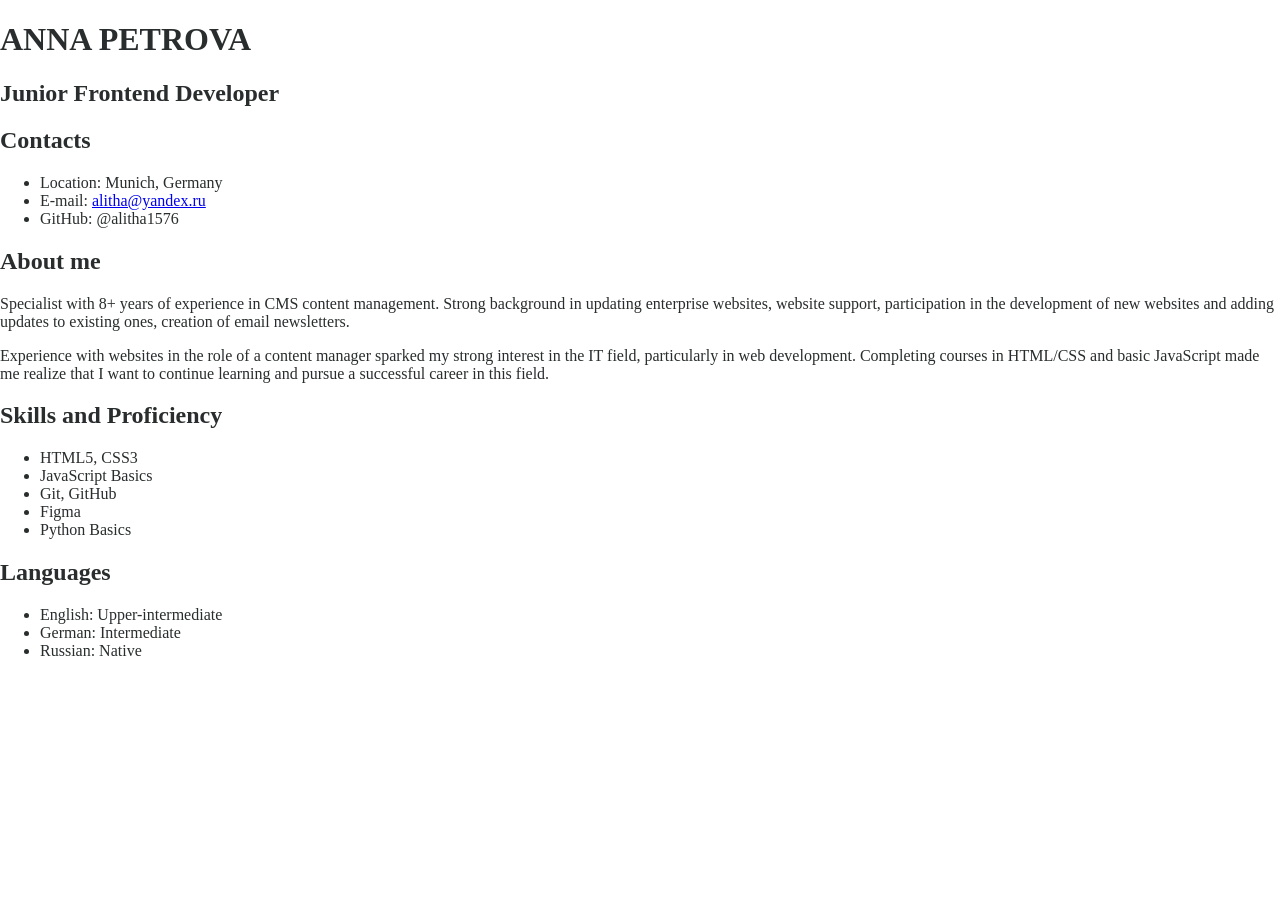
<file: index.html>
<!DOCTYPE html>
<html lang="en">

<head>
    <meta charset="UTF-8">
    <meta name="viewport" content="width=device-width, initial-scale=1.0">
    <title>CV</title>
    <link rel="stylesheet" href="style.css">
</head>

<body>
    <div>
        <h1>ANNA PETROVA</h1>
        <h2>Junior Frontend Developer</h2>
        <h2>Contacts</h2>
        <ul>
            <li>Location: Munich, Germany</li>
            <li>E-mail: <a href="mailto:alitha@yandex.ru">alitha@yandex.ru</a></li>
            <li>GitHub: @alitha1576</li>
        </ul>
    </div>
    <h2>About me</h2>
    <p>Specialist with 8+ years of experience in CMS content management. Strong background in updating
        enterprise websites, website support, participation in the development of new websites and
        adding updates to existing ones, creation of email newsletters.</p>
    <p>Experience with websites in the role of a content manager sparked my strong interest in the IT
        field, particularly in web development. Completing courses in HTML/CSS and basic JavaScript made
        me realize that I want to continue learning and pursue a successful career in this field.</p>
    <h2>Skills and Proficiency</h2>
    <ul>
        <li>HTML5, CSS3</li>
        <li>JavaScript Basics</li>
        <li>Git, GitHub</li>
        <li>Figma</li>
        <li>Python Basics</li>
    </ul>
    <h2>Languages</h2>
    <ul>
        <li>English: Upper-intermediate</li>
        <li>German: Intermediate</li>
        <li>Russian: Native</li>
    </ul>
</body>

</html>
</file>
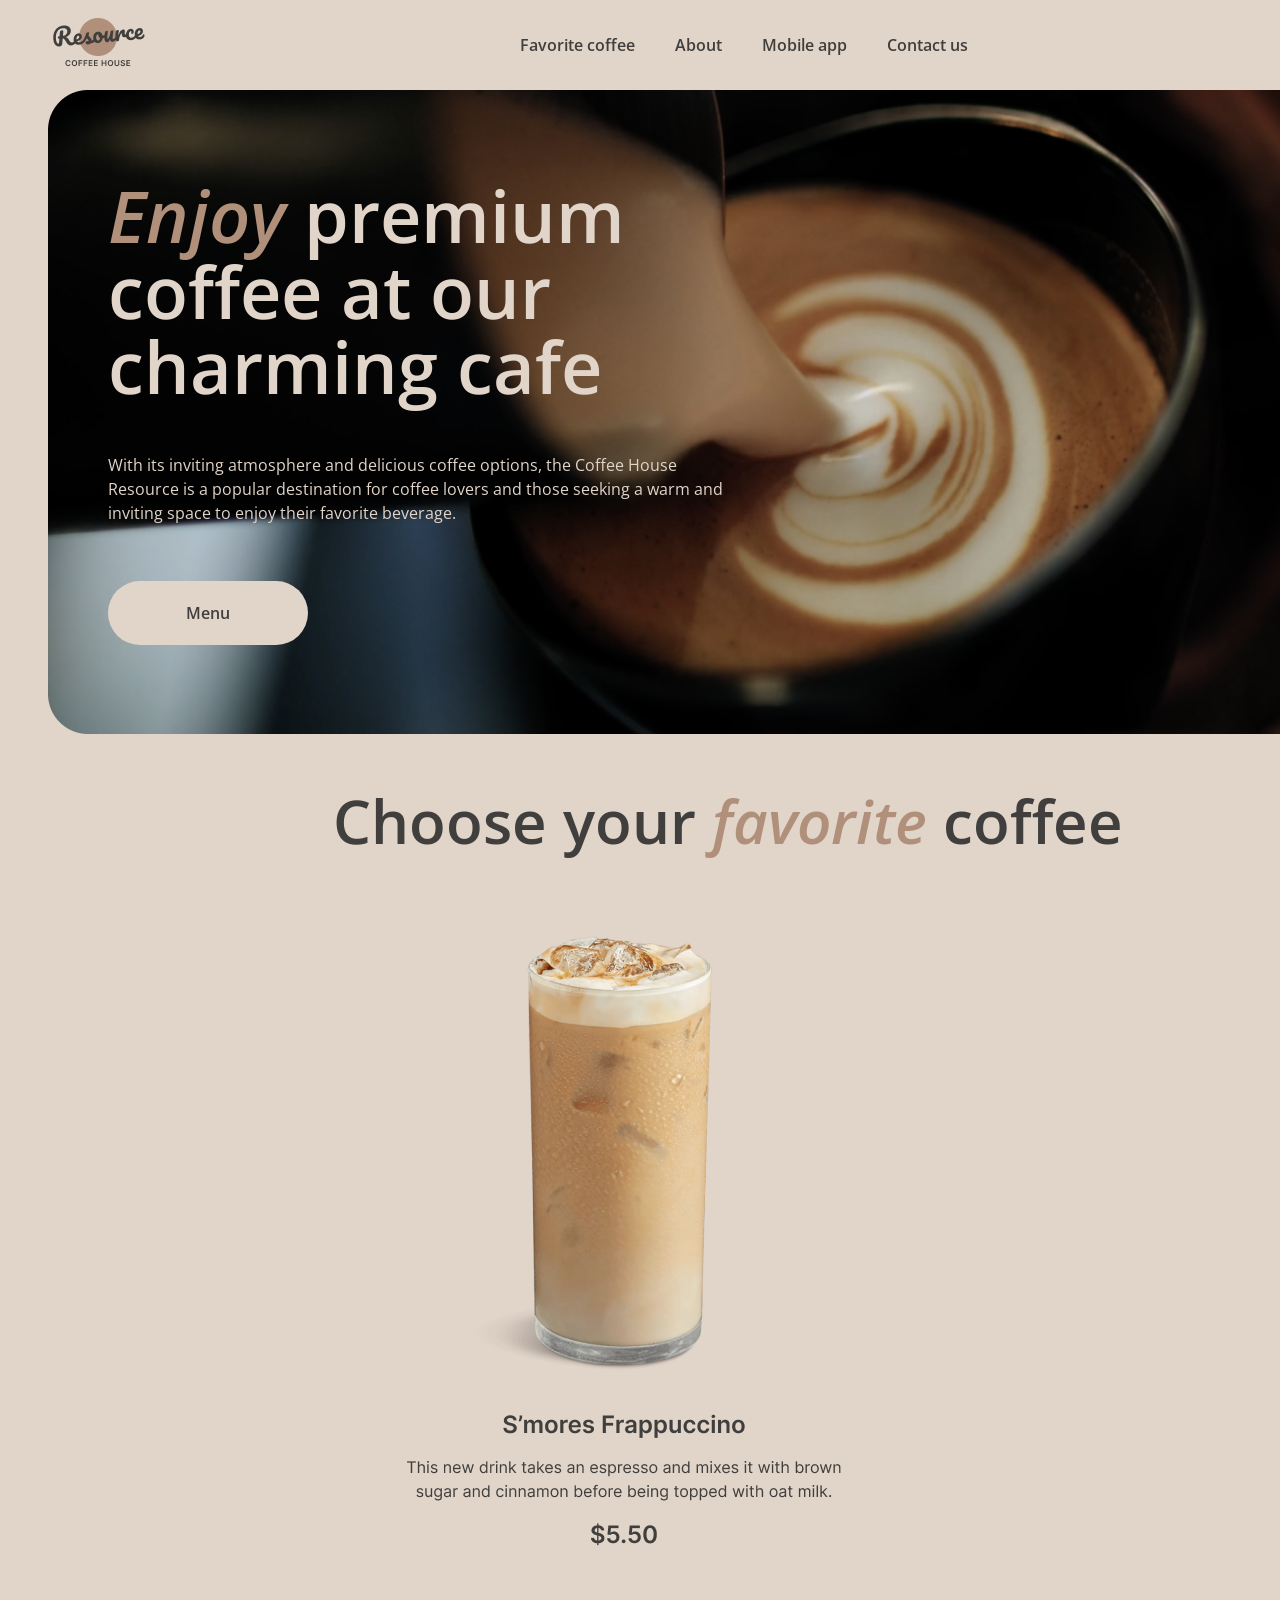
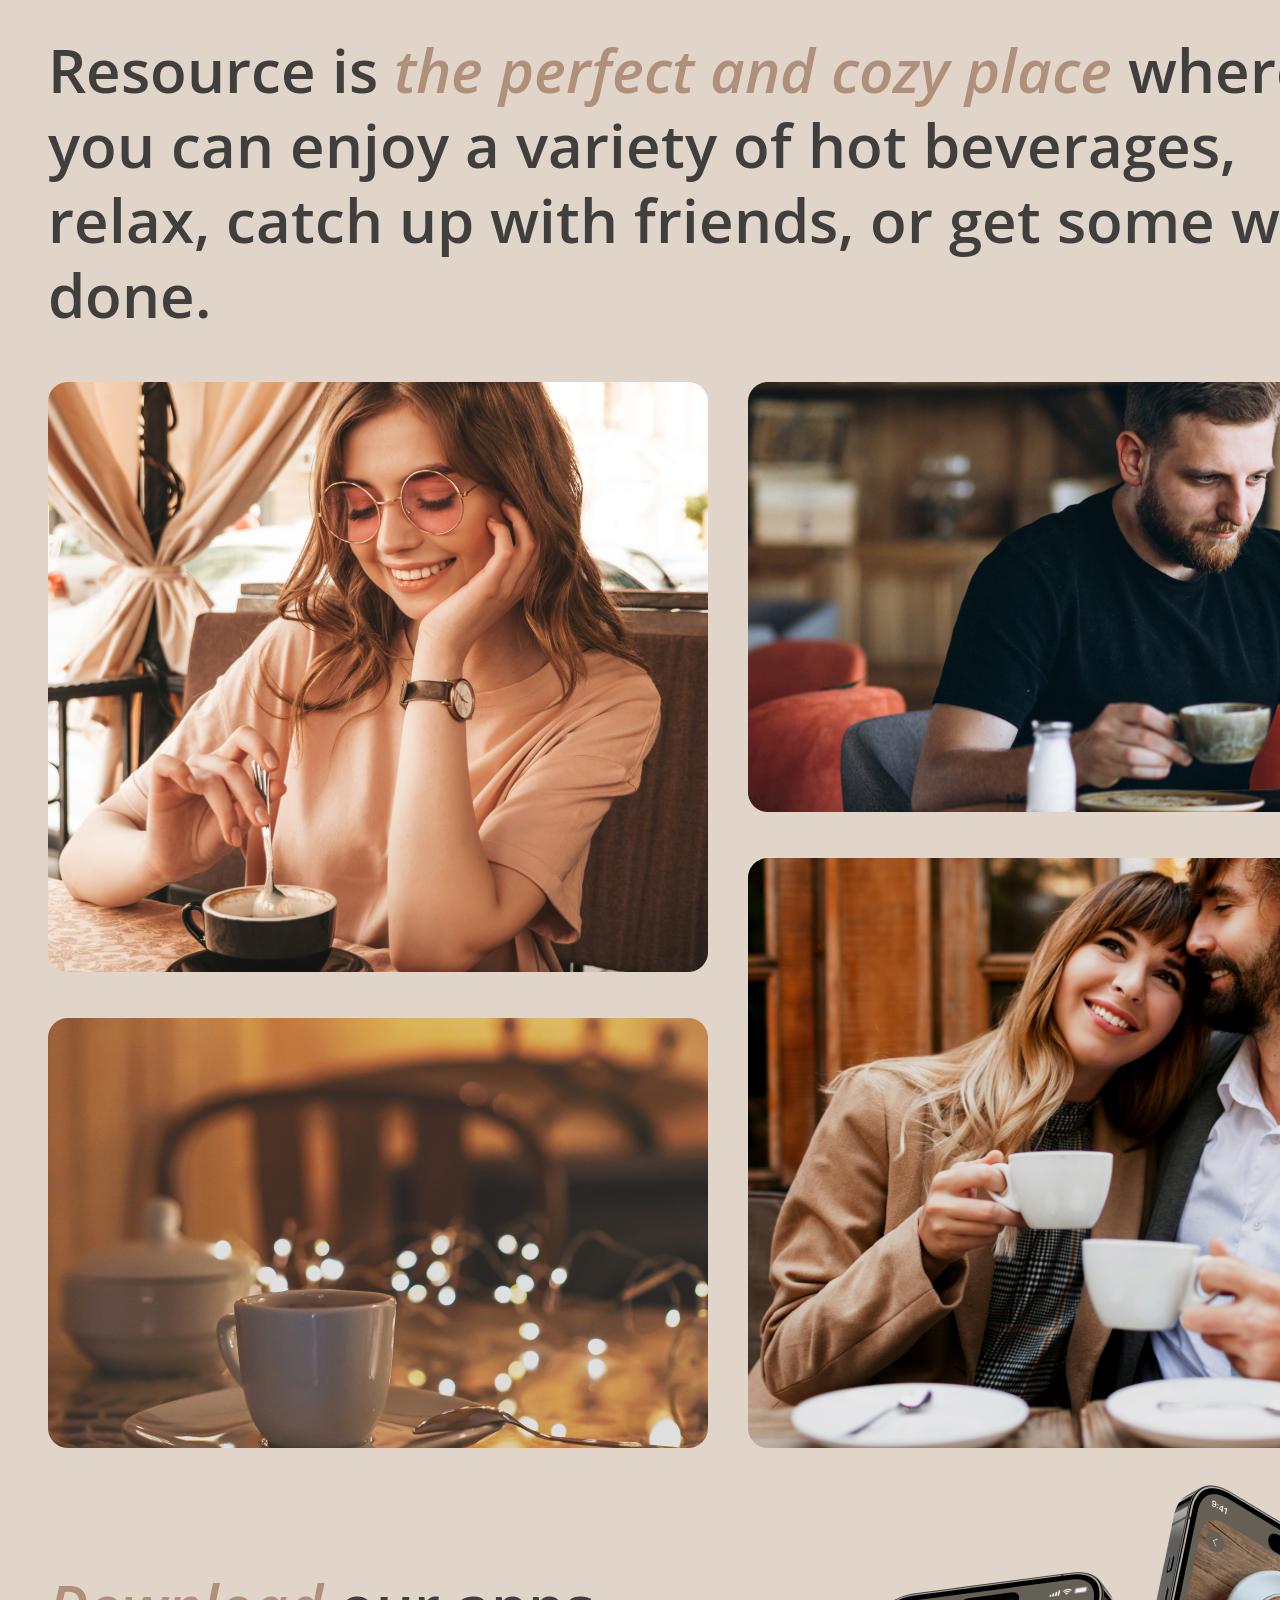
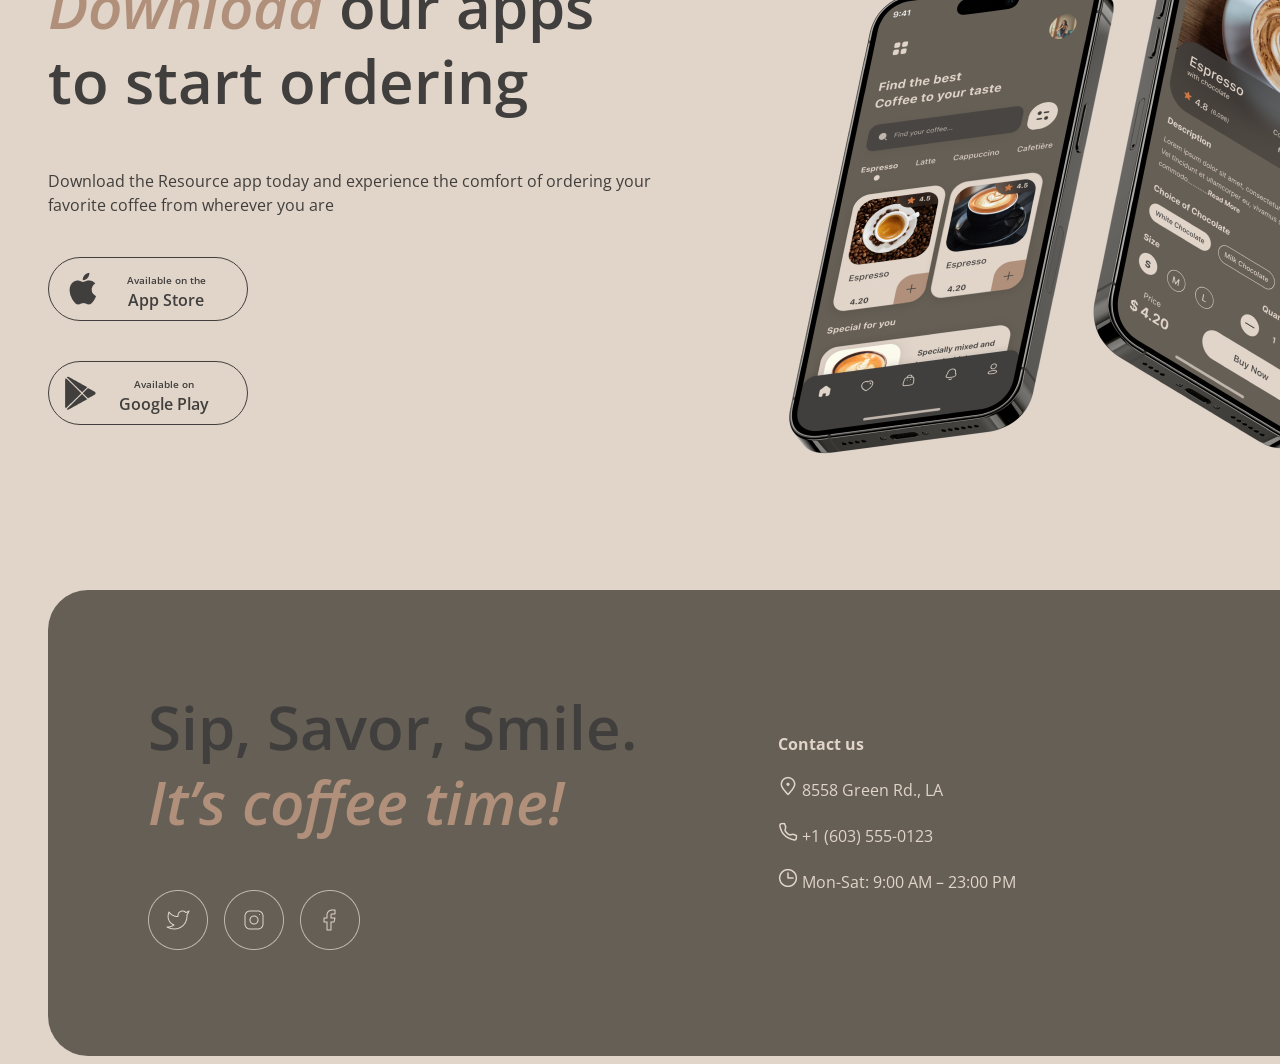
<file: coffee-house/index.html>
<!DOCTYPE html>
<html lang="en">

<head>
    <meta charset="utf-8">
    <title>Coffee House</title>
    <link rel="stylesheet" href="style.css">
    <meta name="viewport" content="width=device-width, initial-scale=1.0">
    <link rel="preconnect" href="https://fonts.googleapis.com">
    <link rel="preconnect" href="https://fonts.gstatic.com" crossorigin>
    <link href="https://fonts.googleapis.com/css2?family=Inter:wght@400;600&family=Open+Sans:wght@300&display=swap"
        rel="stylesheet">
</head>

<body>
    <header>
        <nav class="fixed-wrapper">
            <div class="menu">
                <div>
                    <a href="index.html"><img class="site-logo" src="images/logo.png" alt="site logo"></a>
                </div>
                <div>
                    <ul class="menu-item">
                        <li class="menu-text"><a href="#fav-coffee">Favorite coffee</a></li>
                        <li class="menu-text"><a href="#about">About</a></li>
                        <li class="menu-text"><a href="#mobile-app">Mobile app</a></li>
                        <li class="menu-text"><a href="#contacts">Contact us</a></li>
                    </ul>
                </div>
                <div>
                    <span class="menu-text"><a href="menu.html">Menu</a> <img src="images/coffee-cup.png"
                            alt="menu logo"></span>
                </div>
            </div>
        </nav>
    </header>
    <main>
        <div class="offer">
            <div class="offer-text">
                <h1 id="enjoy">
                    <span class="italic">Enjoy</span> premium coffee at our charming cafe
                </h1>
                <p>With its inviting atmosphere and delicious coffee options, the Coffee House Resource is a popular
                    destination for coffee lovers and those seeking a warm and inviting space to enjoy their favorite
                    beverage.</p>
                <a href="menu.html" class="button menu-button">Menu</a>
            </div>
        </div>
        <section class="favorite">
            <h2 id="fav-coffee">Choose your <span class="italic">favorite</span> coffee</h2>
            <div class="slider">
                <img src="images/row-slider.png" alt="frappuccino">
                <img src="images/row-slider-2.png" alt="mocciatto">
                <img src="images/row-slider-3.png" alt="ice coffee">
            </div>
        </section>
        <section>
            <h2 id="about">Resource is <span class="italic">the perfect and cozy place</span> where you can enjoy a
                variety of hot beverages, relax, catch up with friends, or get some work done.</h2>
            <div class="column">
                <div class="column-1">
                    <img src="images/box.png" alt="sitting woman">
                    <img src="images/box-2.png" alt="coffee cup">
                </div>
                <div class="column-2">
                    <img src="images/box-3.png" alt="sitting man">
                    <img src="images/box-4.png" alt="sitting couple">
                </div>
            </div>
        </section>
        <section>
            <div class="mobile">
                <div class="mobile-text">
                    <h2 id="mobile-app"><span class="italic">Download</span> our apps<br> to start ordering</h2>
                    <p>Download the Resource app today and experience the comfort of ordering your<br> favorite coffee
                        from wherever you are</p>
                    <div class="inline">
                        <a href="#" class="button download-button"><img src="images/apple.png" alt="apple store"><span
                                class="download-button-text"><span class="caption">Available on the</span><br> App
                                Store</span></a>
                        <a href="#" class="button download-button"><img src="images/google.png" alt="google play"><span
                                class="download-button-text"><span class="caption">Available on</span><br> Google
                                Play</span></a>
                    </div>
                </div>
                <div class="mobile-img">
                    <img src="images/mobile-screens.png" alt="phone">
                </div>
            </div>
        </section>
    </main>
    <footer>
        <section>
            <div class="footer">
                <div class="footer-offer">
                    <h2 id="contacts">Sip, Savor, Smile. <span class="italic">It’s coffee time!</span></h2>
                    <a href="#"><img src="images/button-icon-light-3.png" alt="twitter-icon"></a>
                    <a href="#"><img src="images/button-icon-light.png" alt="instagram-icon"></a>
                    <a href="#"><img src="images/button-icon-light-2.png" alt="facebook-icon"></a>
                </div>
                <div class="footer-contact">
                    <p><b>Contact us</b></p>
                    <p><a href="https://maps.app.goo.gl/qEC7CHAgAFsgy3iv8" target="_blank"><img src="images/pin-alt.png"
                                alt="address"> 8558 Green Rd., LA</a></p>
                    <p><a href="tel:+1 (603) 555-0123"><img src="images/phone.png" alt="telephone"> +1 (603)
                            555-0123</a></p>
                    <p><img src="images/clock.png" alt="working hou"> Mon-Sat: 9:00 AM – 23:00 PM </p>
                </div>
            </div>
        </section>
    </footer>
</body>

</html>
</file>
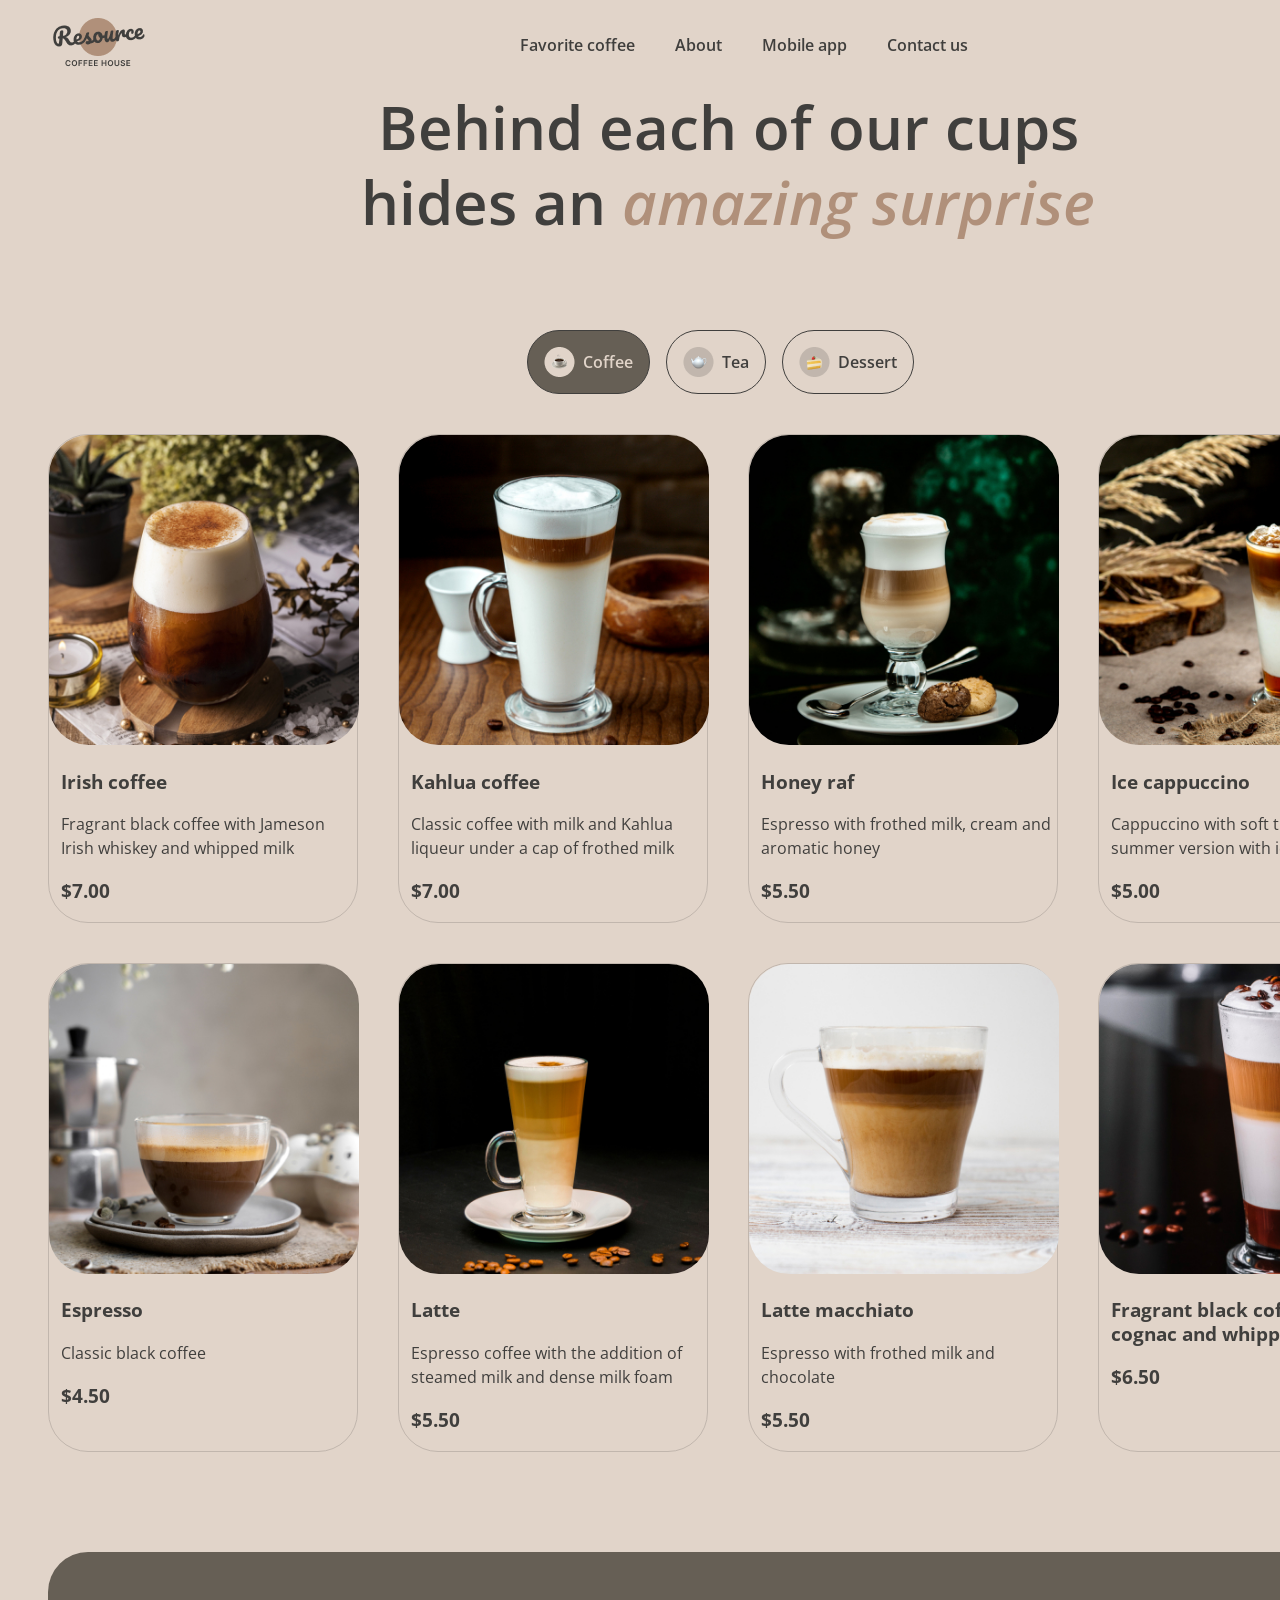
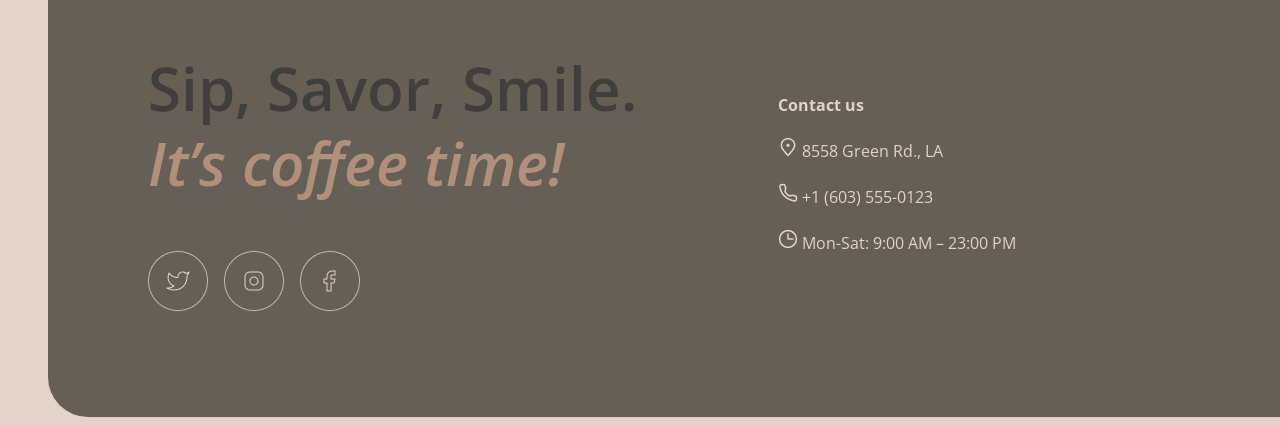
<file: coffee-house/menu.html>
<!DOCTYPE html>
<html lang="en">

<head>
    <meta charset="utf-8">
    <title>Coffee House</title>
    <link rel="stylesheet" href="style.css">
    <meta name="viewport" content="width=device-width, initial-scale=1.0">
    <link rel="preconnect" href="https://fonts.googleapis.com">
    <link rel="preconnect" href="https://fonts.gstatic.com" crossorigin>
    <link href="https://fonts.googleapis.com/css2?family=Inter:wght@400;600&family=Open+Sans:wght@300&display=swap"
        rel="stylesheet">
</head>

<body>
    <header>
        <nav class="fixed-wrapper">
            <div class="menu">
                <div>
                    <a href="index.html"><img class="site-logo" src="images/logo.png" alt="site logo"></a>
                </div>
                <div>
                    <ul class="menu-item">
                        <li class="menu-text"><a href="index.html">Favorite coffee</a></li>
                        <li class="menu-text"><a href="index.html">About</a></li>
                        <li class="menu-text"><a href="index.html">Mobile app</a></li>
                        <li class="menu-text"><a href="#contact">Contact us</a></li>
                    </ul>
                </div>
                <div>
                    <span class="menu-text"><a href="#">Menu</a> <img src="images/coffee-cup.png"
                            alt="menu logo"></span>
                </div>
            </div>
        </nav>
    </header>
    <main>
        <div class="menu-offer">
            <h2>Behind each of our cups<br> hides an <span class="italic">amazing surprise</span></h2>
            <div class="tabs">
                <a href="#" class="active button menu-tab"><img src="images/icon.png" alt="coffee"> Coffee</a>
                <a href="#" class="button menu-tab"><img src="images/icon-2.png" alt="tea"> Tea</a>
                <a href="#" class="button menu-tab"><img src="images/icon-3.png" alt="dessert"> Dessert</a>
            </div>
            <section>
                <div class="carts">
                    <div class="cart"><img src="images/coffee-1.jpg" alt="Irish coffee">
                        <div class="padding-left">
                            <h3>Irish coffee</h3>Fragrant black coffee with Jameson Irish whiskey and whipped milk<h3>
                                $7.00</h3>
                        </div>
                    </div>
                    <div class="cart"><img src="images/coffee-2.jpg" alt="Kahlua coffee">
                        <div class="padding-left">
                            <h3>Kahlua coffee</h3>Classic coffee with milk and Kahlua liqueur under a cap of frothed
                            milk<h3>$7.00</h3>
                        </div>
                    </div>
                    <div class="cart"><img src="images/coffee-3.jpg" alt="Honey raf">
                        <div class="padding-left">
                            <h3>Honey raf</h3>Espresso with frothed milk, cream and aromatic honey<h3>$5.50</h3>
                        </div>
                    </div>
                    <div class="cart"><img src="images/coffee-4.jpg" alt="Ice cappuccino">
                        <div class="padding-left">
                            <h3>Ice cappuccino</h3>Cappuccino with soft thick foam in summer version with ice<h3>$5.00
                            </h3>
                        </div>
                    </div>
                    <div class="cart"><img src="images/coffee-5.jpg" alt="Espresso">
                        <div class="padding-left">
                            <h3>Espresso</h3>Classic black coffee<h3>$4.50</h3>
                        </div>
                    </div>
                    <div class="cart"><img src="images/coffee-6.jpg" alt="Latte">
                        <div class="padding-left">
                            <h3>Latte</h3>Espresso coffee with the addition of steamed milk and dense milk foam<h3>$5.50
                            </h3>
                        </div>
                    </div>
                    <div class="cart"><img src="images/coffee-7.jpg" alt="Latte macchiato">
                        <div class="padding-left">
                            <h3>Latte macchiato</h3>Espresso with frothed milk and chocolate<h3>$5.50</h3>
                        </div>
                    </div>
                    <div class="cart"><img src="images/coffee-8.jpg" alt="Coffee with cognac">
                        <div class="padding-left">
                            <h3>Fragrant black coffee with cognac and whipped cream</h3>
                            <h3>$6.50</h3>
                        </div>
                    </div>
                </div>
            </section>
        </div>
    </main>
    <footer>
        <section>
            <div class="footer">
                <div class="footer-offer">
                    <h2 id="contact">Sip, Savor, Smile. <span class="italic">It’s coffee time!</span></h2>
                    <a href="#"><img src="images/button-icon-light-3.png" alt="twitter-icon"></a>
                    <a href="#"><img src="images/button-icon-light.png" alt="instagram-icon"></a>
                    <a href="#"><img src="images/button-icon-light-2.png" alt="facebook-icon"></a>
                </div>
                <div class="footer-contact">
                    <p><b>Contact us</b></p>
                    <p><a href="https://maps.app.goo.gl/qEC7CHAgAFsgy3iv8" target="_blank"><img src="images/pin-alt.png"
                                alt="address"> 8558 Green Rd., LA</a></p>
                    <p><a href="tel:+1 (603) 555-0123"><img src="images/phone.png" alt="telephone"> +1 (603)
                            555-0123</a></p>
                    <p><img src="images/clock.png" alt="working hou"> Mon-Sat: 9:00 AM – 23:00 PM </p>
                </div>
            </div>
        </section>
    </footer>
</body>

</html>
</file>
<file: style.css>
body {
  margin: 0;
  padding: 0;
  color: #292D2D;
}
</file>
<file: coffee-house/style.css>
html {
  box-sizing: border-box;
}

*,
*::before,
*::after {
  box-sizing: inherit;
}

body {
  background-color: #E1D4C9;
  font-family: 'Inter', sans-serif;
  font-family: 'Open Sans', sans-serif;
  color: #403F3D;
  font-weight: 400;
  font-size: 16px;
  line-height: 150%;
  padding: 20px, 0px, 40px, 0px;
}

main, footer {
  min-width: 1440px;
  max-width: 1440px;
  margin: 0 auto;
}

.fixed-wrapper {
  position: fixed;
  top: 0;
  width: 100%;
  background-color: #E1D4C9;

}

.menu {
  display: flex;
  margin: 0 auto;
  justify-content: space-between;
  align-items: center;
  padding: 20px 40px 0 40px;
  height: 70px;
  min-width: 1440px;
  max-width: 1440px;
}

.menu-item {
  display: flex;
  list-style-type: none;
}

.menu-item li {
  padding-right: 40px;
}

.menu-text {
  font-size: 16px;
  font-weight: 600;
  line-height: 24px;
}

.site-logo {
  height: 60px;
}

a {
  text-decoration: none;
  color: #403F3D;
}

.menu-item a:hover {
  color: #403F3D;
  text-decoration: underline;
}



.offer {
  margin-top: 90px;
  background-image: url(images/container.png);
  background-repeat: no-repeat;
  background-size: contain;
  background-position: center;
  margin-right: 20px;
  margin-left: 20px;
  height: 644px;
}

.offer-text {
  padding: 40px 0 40px 80px;
  width: 50%;
}

h1 {
  font-size: 72px;
  font-weight: 600;
  line-height: 105%;
  color: #E1D4C9;
}

.italic {
  color: #B0907A;
  font-style: italic;
}

h2 {
  font-size: 60px;
  font-weight: 600;
  line-height: 125%;
}

.button {
  width: 200px;
  height: 64px;
  border-radius: 100px;
  border-style: none;
  font-weight: 600;
  margin-top: 40px;
  font-size: 16px;
  display: inline-block;
  text-align: center;
  line-height: 32px;
  padding: 16px;

}

.menu-button {
  background-color: #E1D4C9;
}

.offer-text p {
  color: #E1D4C9;
}

section {
  padding: 0 40px;
}

.favorite {
  height: 799px;
}

.favorite h2 {
  text-align: center;
}

.slider {
  display: flex;
  overflow-x: scroll;
  scroll-snap-type: x mandatory;
}

.slider img {
  flex: none;
  scroll-snap-align: start;
  text-align: center;
  width: 1152px;
}

.column {
  display: flex;
  justify-content: space-between;
  gap: 40px;
}

.column-1 img:first-child {
  padding-bottom: 40px;
}

.column-2 img:first-child {
  padding-bottom: 40px;
}

.mobile {
  display: flex;
  align-items: center;
  gap: 40px;
  justify-content: space-between;
}

.caption {
  font-size: 10px;
  font-weight: 600;
  line-height: 140%;
}

.download-button {
  border: 1px solid #403F3D;
  line-height: normal;
  display: flex;
  flex-direction: row;
  align-items: center;
  justify-content: center;
}

.download-button-text {
  flex: 1 1 100%;
}

.download-button img {
  flex: 0 0 auto;
}

.download-button:hover {
  background-color: #665F55;
  color: #E1D4C9;
}

.footer {
  background-color: #665F55;
  margin-top: 100px;
  border-radius: 40px;
  display: flex;
  align-items: baseline;
}

.footer-offer {
  width: 530px;
  margin: 50px 100px 100px 100px;
}

.footer-offer img {
  padding-right: 12px;
}

.footer-contact {
  width: 530px;
  color: #E1D4C9;
  line-height: 30px;
}

.menu-offer {
  margin-top: 90px;
  text-align: center;
}

.tabs {
  display: flex;
  justify-content: center;
}

.menu-tab {
  background-color: #E1D4C9;
  border: 1px solid #403F3D;
  line-height: normal;
  display: flex;
  flex-direction: row;
  align-items: center;
  justify-content: center;
  width: auto;
  margin-right: 16px;
}

.menu-tab.active {
  background-color: #665F55;
  color: #E1D4C9;
  cursor: default;
}

.menu-tab img {
  margin-right: 8px;
}

.carts {
  display: flex;
  flex-wrap: wrap;
  align-items: stretch;
  gap: 40px;
  margin-top: 40px;
}

.cart {
  border: 1px solid #C1B6AD;
  border-radius: 40px;
  box-sizing: border-box;
  width: 310px;
  text-align: left;
}

.cart img {
  border-radius: 40px;
  width: 310px;
}

.padding-left {
  padding-left: 12px;
}

.footer-contact a {
  color: #E1D4C9;
}
</file>
